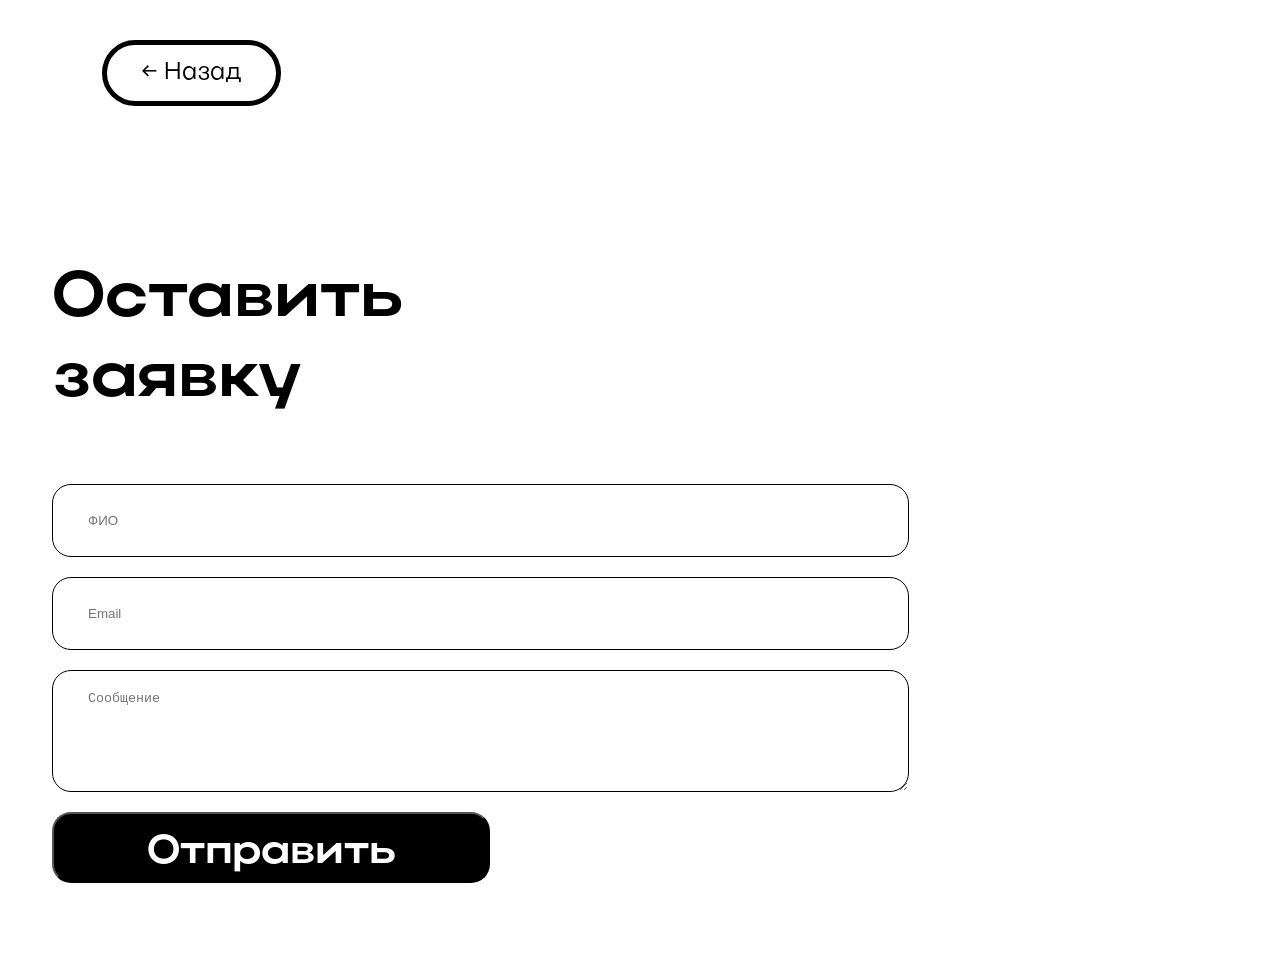
<file: web/request.html>
<!DOCTYPE html>
<html>
<head>
    <meta charset="UTF-8" />
    <meta name="viewport" content="width=device-width, initial-scale=1.0">
    <title>Оставить заявку</title>
    <link rel="stylesheet" href="css/style.css">
    <script src="script.js?v=40" defer></script>
</head>

<body>
<div class="container">

    <a href="serv1.html" class="back_btn body3">← Назад</a>

    <section class="serv request_page">
        <div class="serv_content">
            <p class="h2">Оставить<br>заявку</p>

            <form id="requestForm" class="form-center">
                <input type="text" id="name" name="name" placeholder="ФИО" required class="input-field">

                <input type="email" id="email" name="email" placeholder="Email" required class="input-field">

                <textarea id="message" name="message" placeholder="Сообщение" rows="4" required class="input-field"></textarea>

                <button type="submit" class="pop-up_btn body2 text-white">Отправить</button>
            </form>
        </div>
    </section>

</div>
</body>
</html>
</file>
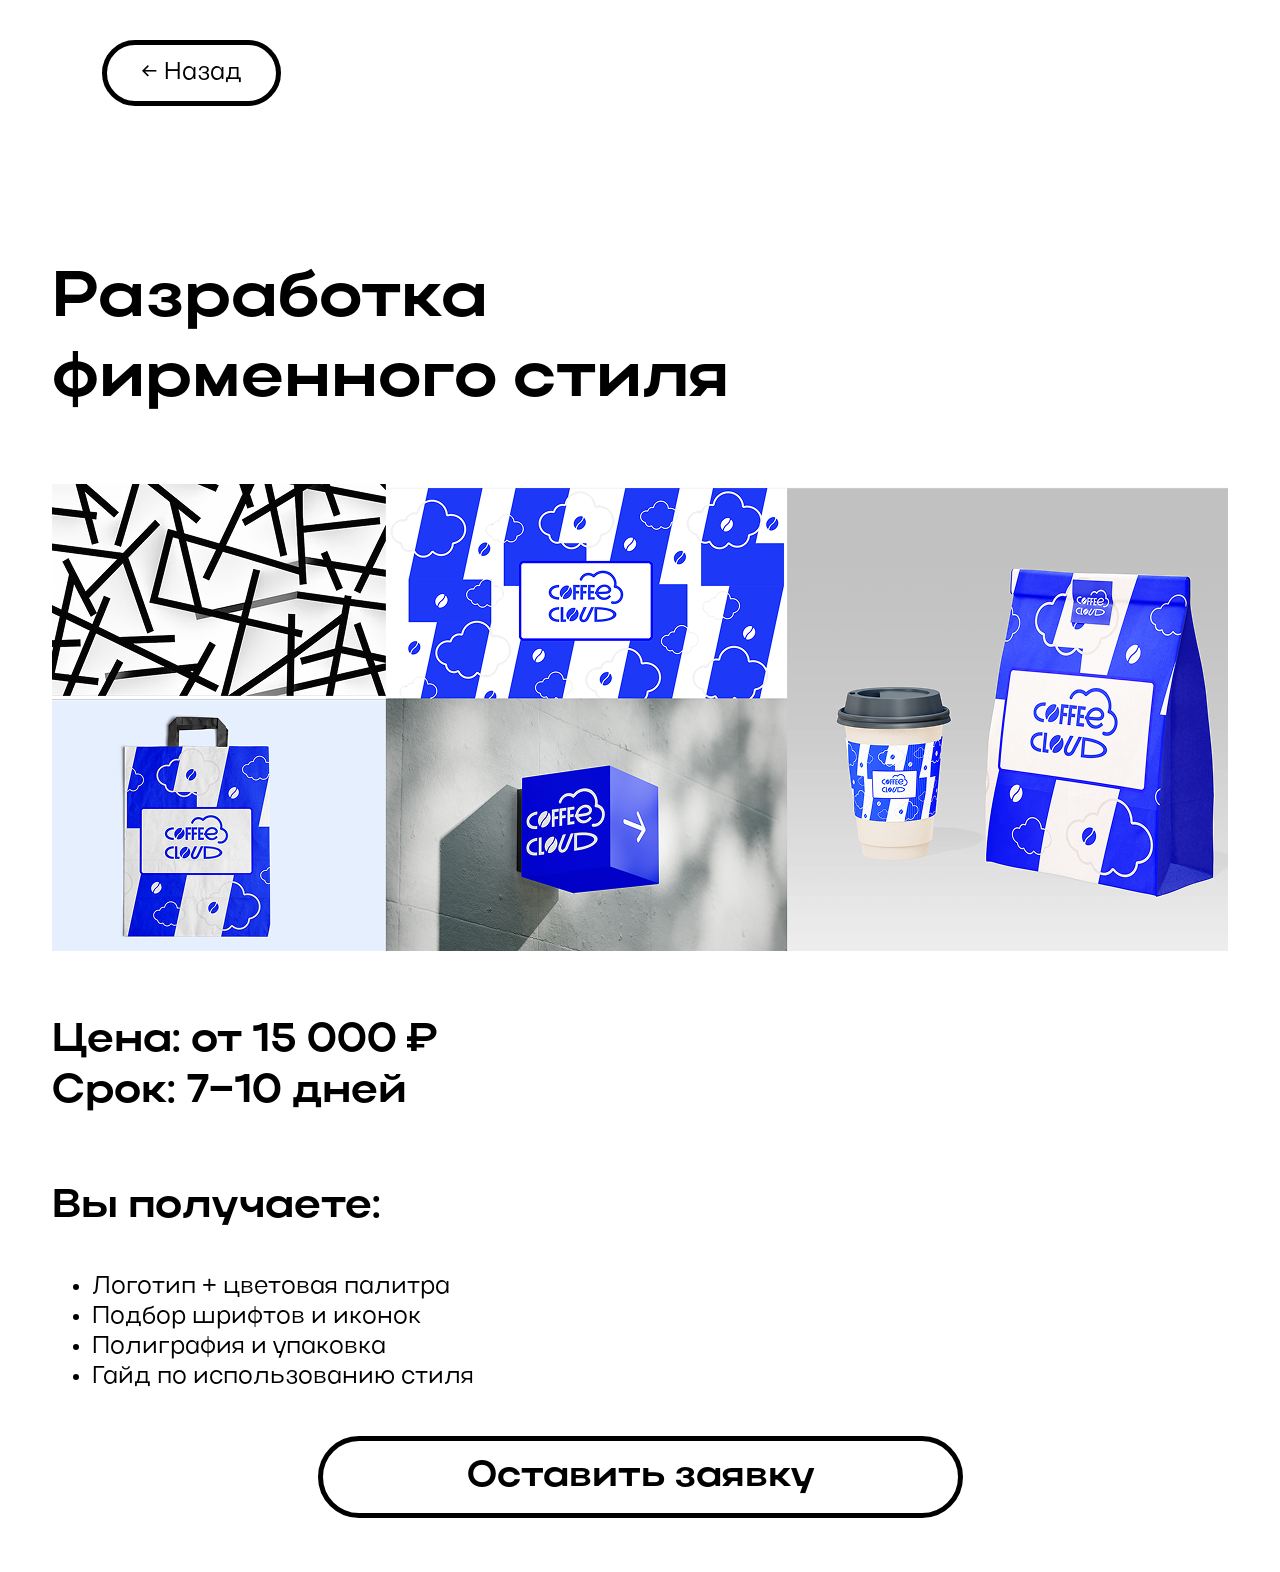
<file: web/serv1.html>
<!DOCTYPE html>
<html>
<head>
    <meta charset="UTF-8" />
    <meta name="viewport" content="width=device-width, initial-scale=1.0">
    <title>Услуга</title>
    <link rel="stylesheet" href="css/style.css">
</head>

<body>
<div class="container">

    <a href="index.html" class="back_btn body3">← Назад</a>

    <section class="serv">
        <div class="serv_content">
            <p class="h2">Разработка<br>фирменного стиля</p>

            <img src="images/serv1.png">

            <p class="body2">Цена: от 15 000 ₽<br>Срок: 7–10 дней</p>

            <div class="serv_info">
                <p class="body2">Вы получаете:</p>

                <ul class="body3">
                    <li>Логотип + цветовая палитра</li>
                    <li>Подбор шрифтов и иконок</li>
                    <li>Полиграфия и упаковка</li>
                    <li>Гайд по использованию стиля</li>
                </ul>
            </div>
        </div>

        <a class="btn_serv btn_text" href="request.html">Оставить заявку</a>
    </section>

</div>
</body>
</html>
</file>
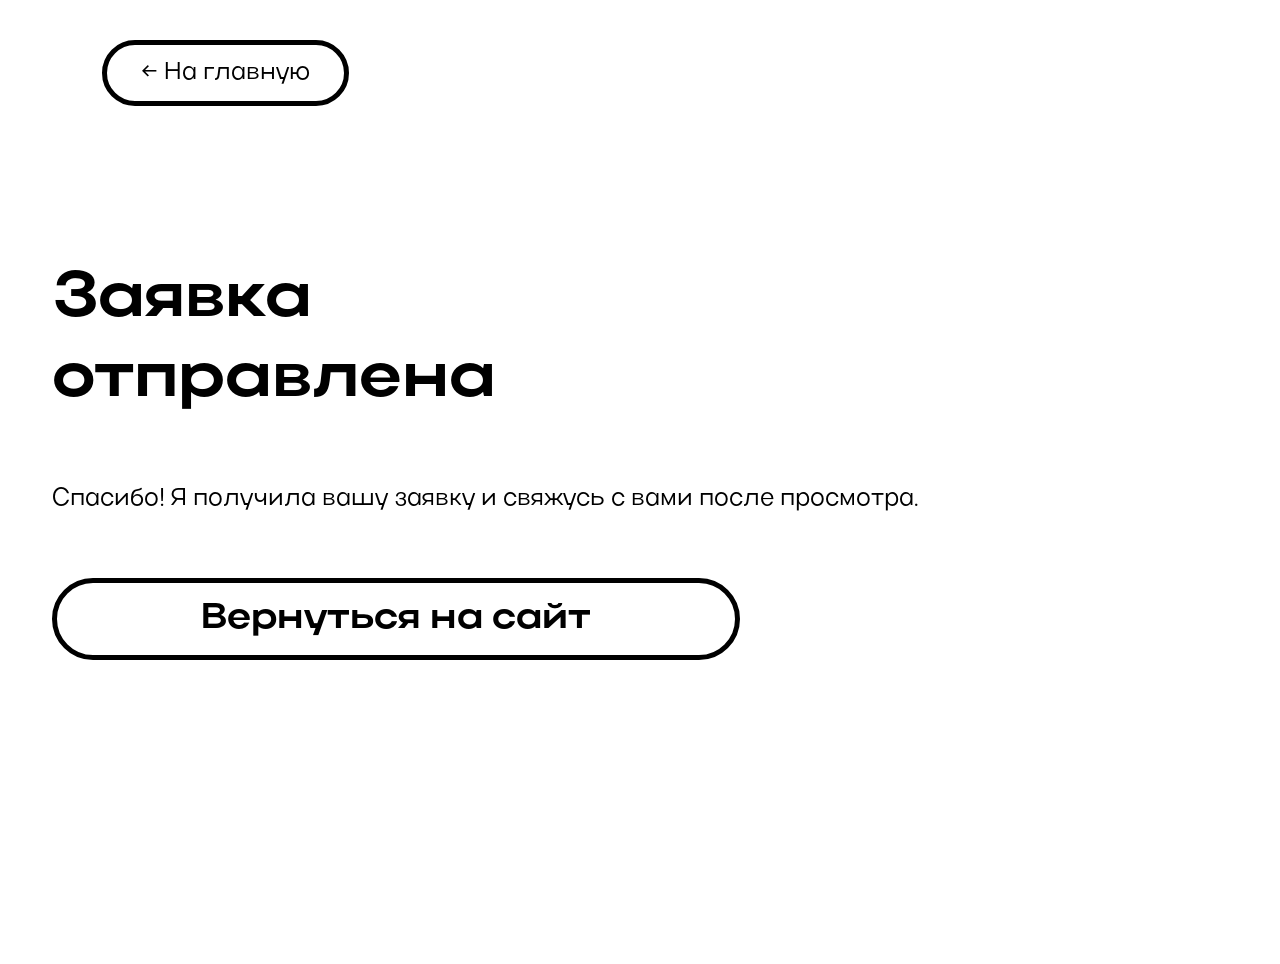
<file: web/success.html>
<!DOCTYPE html>
<html>
<head>
    <meta charset="UTF-8" />
    <meta name="viewport" content="width=device-width, initial-scale=1.0">
    <title>Заявка отправлена</title>
    <link rel="stylesheet" href="css/style.css">
</head>

<body>
<div class="container">

    <a href="index.html" class="back_btn body3">← На главную</a>

    <section class="serv request_page">
        <div class="serv_content">
            <p class="h2">Заявка<br>отправлена</p>

            <p class="body3">
                Спасибо! Я получила вашу заявку и свяжусь с вами после просмотра.
            </p>

            <a class="btn_serv btn_text" href="index.html">Вернуться на сайт</a>
        </div>
    </section>

</div>
</body>
</html>
</file>
<file: web/css/style.css>
@font-face {
  font-family: "Actay";
  src: url("../fonts/Actay-Regular.otf") format("truetype");
  font-weight: 400;
  font-style: normal;
}
@font-face {
  font-family: "Actay Wide";
  src: url("../fonts/ActayWide-Bold.otf") format("truetype");
  font-weight: 700;
  font-style: normal;
}
.card {
  display: flex;
  width: 368px;
  height: 467px;
  padding: 22px 27px;
  align-items: center;
  flex-shrink: 0;
  border-radius: 30px;
  border: 1px solid #000;
}

.card__img {
  height: 206px;
  align-self: stretch;
}

.card_content {
  display: flex;
  width: 311px;
  flex-direction: column;
  justify-content: center;
  align-items: flex-start;
  gap: 16px;
  flex-shrink: 0;
}

.card_btn {
  display: flex;
  height: 41px;
  padding: 8px 83px;
  justify-content: center;
  align-items: center;
  gap: 10px;
  align-self: stretch;
  border-radius: 15px;
  background: #000;
}

.html, body, p {
  width: 100%;
  height: 100%;
  margin: 0;
  padding: 0;
}

.container {
  max-width: 1230px;
  display: flex;
  justify-content: center;
  align-items: center;
  flex-direction: column;
  gap: 100px;
  margin: 0;
  padding: 0 8%;
}

.h1 {
  color: #000;
  font-family: "Actay Wide";
  font-size: 160px;
  margin: 0;
}

.h2 {
  color: #000;
  font-family: "Actay Wide";
  font-size: 64px;
  margin: 0;
}

.h3 {
  color: #000;
  font-family: "Actay Wide";
  font-size: 24px;
  font-style: normal;
  font-weight: 700;
  line-height: normal;
}

.body1 {
  color: #000;
  font-family: "Actay";
  font-size: 48px;
  font-style: normal;
  font-weight: 400;
  line-height: normal;
}

.body2 {
  color: #000;
  font-family: "Actay Wide";
  font-size: 40px;
  font-style: normal;
  font-weight: 700;
  line-height: normal;
}

.body3 {
  color: #000;
  font-family: "Actay";
  font-size: 24px;
  font-style: normal;
  font-weight: 400;
  line-height: normal;
}

.btn_text {
  color: #000;
  font-family: "Actay Wide";
  font-size: 36px;
  font-style: normal;
  font-weight: 700;
  line-height: normal;
}

.text-white {
  color: white !important;
}

.image {
  display: block;
  width: 470px;
  height: auto;
  position: absolute;
  right: 0%;
  top: -5%;
  object-fit: contain;
  pointer-events: none;
}

.head {
  display: flex;
  height: 364px;
  flex-direction: column;
  align-items: flex-start;
}

.about {
  display: flex;
  flex-direction: column;
  align-items: flex-start;
  gap: 24px;
  align-self: stretch;
}

.services {
  display: flex;
  flex-direction: column;
  align-items: center;
  gap: 64px;
  align-self: stretch;
}

.cards_grid {
  display: grid;
  row-gap: 33px;
  column-gap: 49px;
  grid-template-rows: repeat(2, minmax(0, 1fr));
  grid-template-columns: repeat(3, minmax(0, 1fr));
}

.skills {
  display: flex;
  flex-direction: column;
  justify-content: center;
  align-items: center;
  gap: 64px;
  align-self: stretch;
}

.skills_image {
  align-items: center;
  display: flex;
  flex-direction: row;
  gap: 100px;
}

.steps {
  display: flex;
  flex-direction: column;
  align-items: flex-start;
  gap: 64px;
  align-self: stretch;
}

.step {
  display: flex;
  align-items: center;
  gap: 105px;
}

.step_text {
  display: flex;
  flex-direction: column;
  align-items: flex-start;
  gap: 12px;
}

.contacs {
  display: flex;
  flex-direction: column;
  align-items: flex-start;
  align-self: stretch;
}

.contacts_grid {
  display: grid;
  row-gap: 20px;
  column-gap: 120px;
  padding-top: 64px;
  align-self: stretch;
  grid-template-rows: repeat(1, minmax(0, 1fr));
  grid-template-columns: repeat(3, minmax(0, 1fr));
}

.contact {
  display: flex;
  align-items: center;
  gap: 19px;
}

.serv {
  display: flex;
  width: 1176px;
  flex-direction: column;
  align-items: center;
  gap: 20px;
  padding: 5% 0;
}

.serv_info {
  display: flex;
  flex-direction: column;
  align-items: flex-start;
  gap: 16px;
}

.serv_content {
  display: flex;
  flex-direction: column;
  align-items: flex-start;
  gap: 64px;
  align-self: stretch;
}

.btn_serv {
  display: flex;
  padding: 13px 144px;
  justify-content: center;
  align-items: center;
  gap: 10px;
  border-radius: 66.5px;
  border: 5px solid #000;
  background: #FFF;
}

.modal {
  display: none;
  justify-content: center;
  align-items: center;
  position: fixed;
  z-index: 1000;
  left: 0;
  top: 0;
  width: 100%;
  height: 100%;
  background-color: rgba(0, 0, 0, 0.5);
}

.modal.active {
  display: flex;
  justify-content: center;
  align-items: center;
  position: fixed;
  z-index: 1000;
  left: 0;
  top: 0;
  width: 100%;
  height: 100%;
  background-color: rgba(0, 0, 0, 0.5);
}

.pop-up {
  align-items: center;
  justify-content: center;
  flex-direction: column;
  padding: 30px 20px;
  width: auto;
  height: auto;
  gap: 10px;
  border-radius: 20px;
  background: #FFF;
}

.pop-up_btn {
  align-items: center;
  justify-content: center;
  width: 438px;
  height: 71px;
  padding: 13px 34px;
  gap: 10px;
  border-radius: 19px;
  background: #000;
}

.input-field {
  display: flex;
  align-items: center;
  width: 785px;
  height: 71px;
  padding: 0 35px;
  gap: 10px;
  border-radius: 19px;
  border: 1px solid #000;
}

.title {
  color: #000;
  font-family: "Actay";
  font-size: 24px;
  font-style: normal;
  font-weight: 400;
  line-height: normal;
}

textarea.input-field {
  display: flex;
  height: 100px;
  padding-top: 20px;
  resize: vertical;
}/*# sourceMappingURL=style.css.map */

.skill_image {
  align-items: center;
  display: flex;
  flex-direction: row;
  gap: 100px;
}

.card_btn {
  text-decoration: none;
  border: none;
  cursor: pointer;
}

.back_btn {
  display: flex;
  padding: 13px 34px;
  justify-content: center;
  align-items: center;
  gap: 10px;
  border-radius: 66.5px;
  border: 5px solid #000;
  background: #FFF;
  color: #000;
  text-decoration: none;
  align-self: flex-start;
  margin-top: 40px;
}

.back_btn:hover,
.btn_serv:hover {
  background: #000;
  color: #FFF;
}

.btn_serv {
  color: #000;
  text-decoration: none;
  cursor: pointer;
}

.request_page {
  min-height: 650px;
}

.form-center {
  display: flex;
  flex-direction: column;
  align-items: flex-start;
  gap: 20px;
}
</file>
